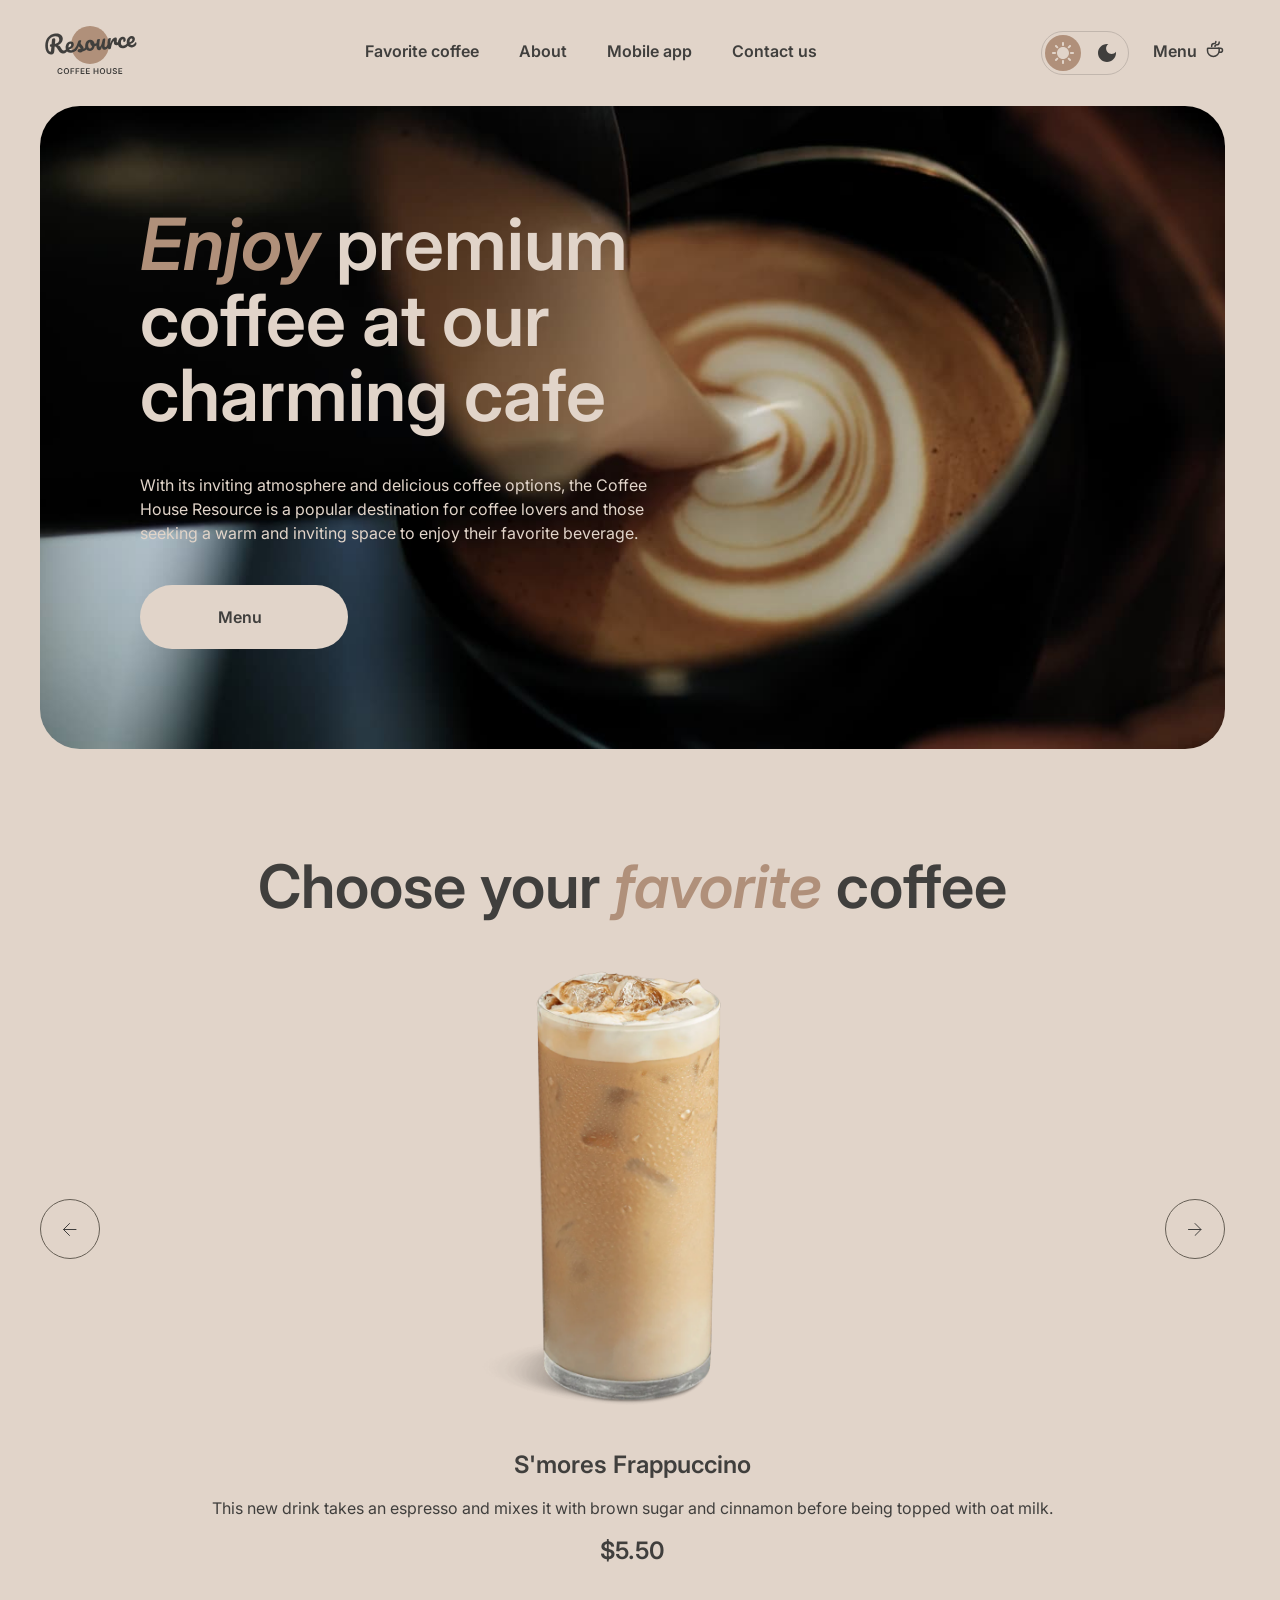
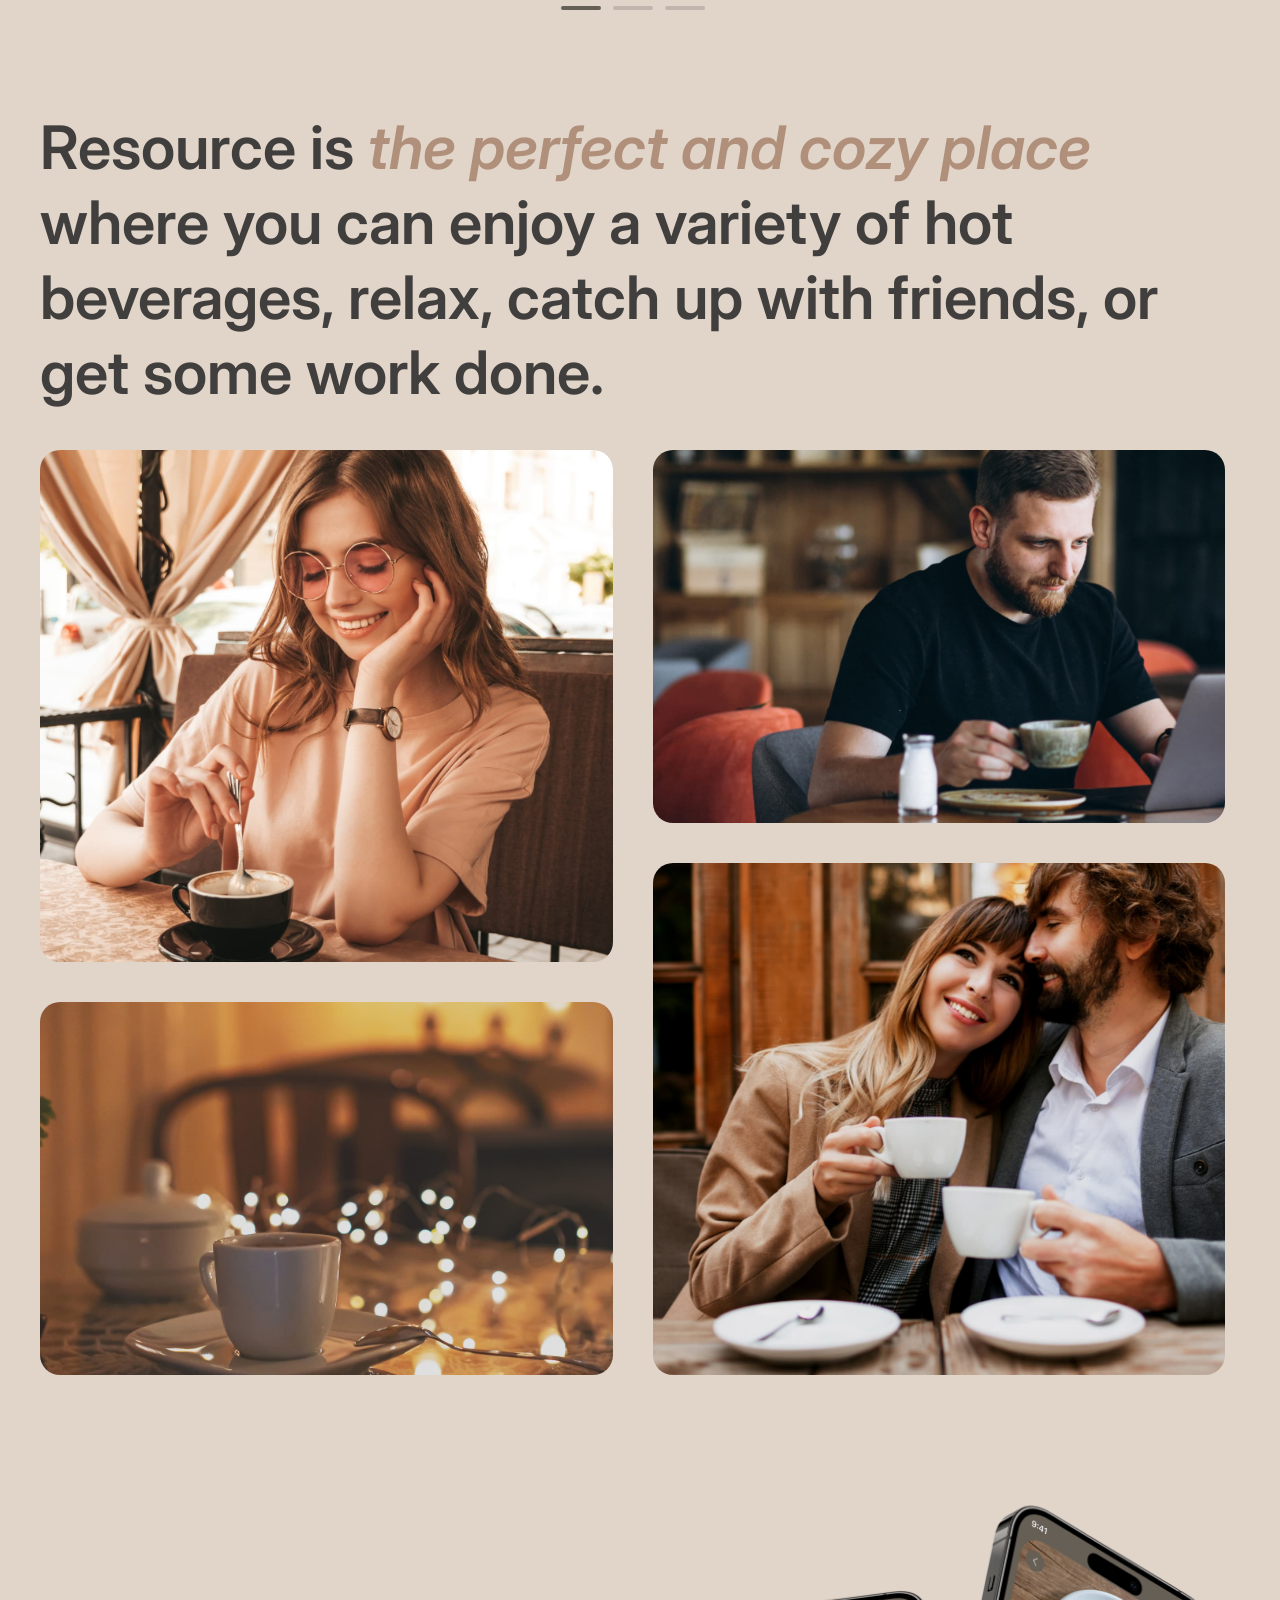
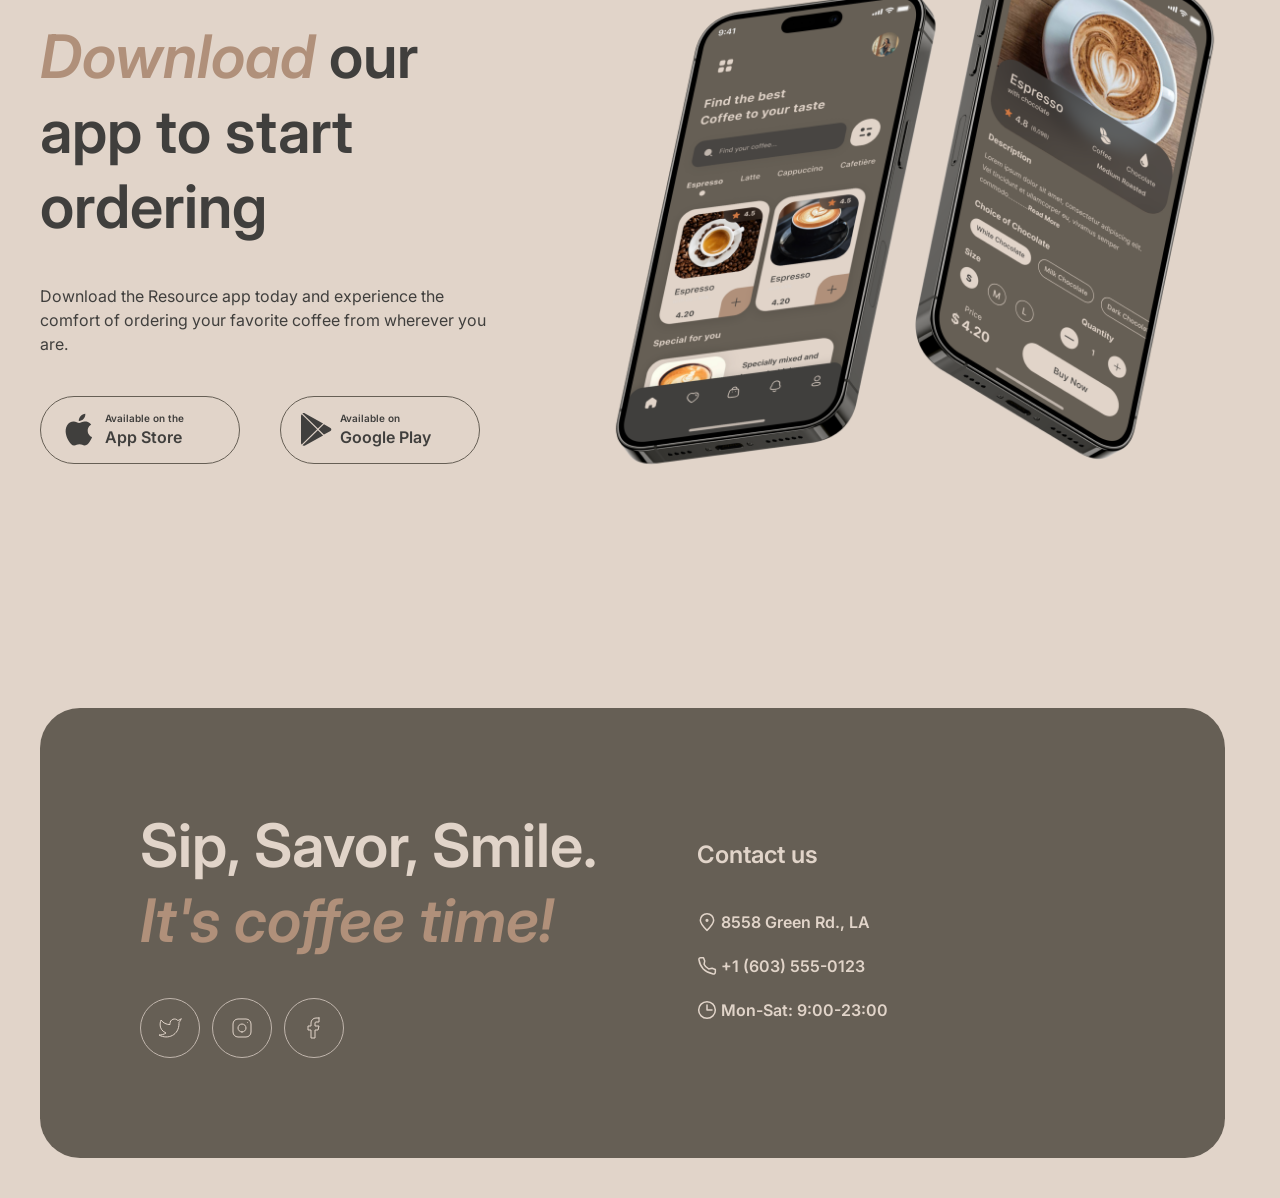
<file: index.html>
<!DOCTYPE html>
<html lang="en">
<head>
    <meta charset="UTF-8">
    <meta name="viewport" content="width=device-width, initial-scale=1.0">
    <title>Coffee House</title>
    <link rel="stylesheet" href="css/themes.css">
    <link rel="stylesheet" href="css/styles.css">
    <link rel="preconnect" href="https://fonts.googleapis.com">
    <link rel="preconnect" href="https://fonts.gstatic.com" crossorigin>
    <link href="https://fonts.googleapis.com/css2?family=Inter:ital,opsz,wght@0,14..32,100..900;1,14..32,100..900&display=swap" rel="stylesheet">
</head>
<body>
    <header class="header">
        <div class="container header-inner flex">
                <a href="index.html" class="header-logo">
                    <svg width="100" height="60" viewBox="0 0 100 60" fill="none" xmlns="http://www.w3.org/2000/svg">
                        <path d="M69 25C69 35.4934 60.4934 44 50 44C39.5066 44 31 35.4934 31 25C31 14.5066 39.5066 6 50 6C60.4934 6 69 14.5066 69 25Z" fill="#B0907A"/>
                        <path d="M95.6784 22.2913C95.8856 22.2732 96.0534 22.3548 96.1817 22.5364C96.326 22.7165 96.4127 22.9739 96.442 23.3086C96.4922 23.8824 96.4 24.3884 96.1652 24.8265C95.7789 25.5509 95.2359 26.1365 94.5362 26.5832C93.8524 27.0285 93.0084 27.295 92.0042 27.3829C90.4741 27.5168 89.2469 27.1664 88.3226 26.3318C87.3969 25.4812 86.8658 24.2749 86.7291 22.7129C86.6329 21.6131 86.7748 20.5727 87.1547 19.5919C87.5333 18.5951 88.1046 17.7822 88.8687 17.1532C89.6487 16.5229 90.5568 16.1623 91.5928 16.0717C92.5173 15.9908 93.2829 16.2049 93.8895 16.714C94.4948 17.2071 94.8386 17.9239 94.9209 18.8643C95.0171 19.9641 94.7016 20.9473 93.9743 21.814C93.2617 22.6633 91.9772 23.4021 90.1208 24.0303C90.5675 24.73 91.2451 25.0401 92.1537 24.9606C92.8072 24.9035 93.3279 24.7053 93.7158 24.3662C94.1197 24.0257 94.5692 23.4725 95.0643 22.7064C95.2346 22.4506 95.4393 22.3122 95.6784 22.2913ZM91.3914 18.4503C90.8016 18.5019 90.3295 18.8885 89.9751 19.6102C89.6365 20.3304 89.5098 21.1767 89.5949 22.149L89.5991 22.1968C90.5199 21.8914 91.2318 21.4918 91.7347 20.9981C92.2376 20.5044 92.4632 19.9626 92.4117 19.3729C92.3852 19.0701 92.2766 18.8386 92.0859 18.6786C91.9098 18.5013 91.6783 18.4252 91.3914 18.4503Z" fill="currentColor"/>
                        <path d="M83.2976 28.1446C81.7356 28.2813 80.4779 27.9497 79.5245 27.1497C78.5857 26.3324 78.0529 25.1985 77.926 23.7481C77.813 22.457 77.969 21.303 78.394 20.2861C78.819 19.2692 79.4149 18.4622 80.1818 17.8651C80.9487 17.268 81.7784 16.9304 82.671 16.8523C83.5477 16.7756 84.2481 16.9793 84.7723 17.4635C85.311 17.9303 85.6159 18.5702 85.6871 19.383C85.7456 20.0525 85.6437 20.6316 85.3813 21.1203C85.1348 21.6076 84.7725 21.8722 84.2944 21.9141C83.9915 21.9406 83.7382 21.8904 83.5344 21.7637C83.3465 21.6356 83.2414 21.444 83.2191 21.189C83.2093 21.0774 83.2141 20.9485 83.2334 20.8023C83.2527 20.6561 83.2676 20.5504 83.278 20.4852C83.3367 20.2392 83.357 20.0125 83.3389 19.8053C83.3208 19.5981 83.2511 19.4436 83.1297 19.3418C83.0243 19.2386 82.876 19.1953 82.6847 19.2121C82.3181 19.2441 81.9901 19.4415 81.7006 19.8041C81.4097 20.1508 81.193 20.6114 81.0506 21.186C80.9081 21.7606 80.8661 22.3826 80.9247 23.0521C81.0865 24.901 81.9723 25.7551 83.5821 25.6142C84.2356 25.557 84.9181 25.2805 85.6296 24.7846C86.3556 24.2714 87.0469 23.5444 87.7034 22.6036C87.8752 22.3637 88.0806 22.2333 88.3197 22.2124C88.5269 22.1942 88.6946 22.2759 88.8229 22.4574C88.9672 22.6375 89.054 22.895 89.0832 23.2297C89.1362 23.8354 89.028 24.3427 88.7587 24.7518C88.0904 25.7418 87.2526 26.5378 86.2452 27.1399C85.2524 27.7247 84.2699 28.0596 83.2976 28.1446Z" fill="currentColor"/>
                        <path d="M69.549 29.3476C68.9433 29.4006 68.485 29.1195 68.1742 28.5042C67.8794 27.8876 67.6706 26.8779 67.5479 25.4753C67.3666 23.4032 67.4892 21.4089 67.9158 19.4924C68.0188 19.0177 68.2207 18.6627 68.5213 18.4276C68.8365 18.1752 69.289 18.0232 69.8787 17.9716C70.1975 17.9437 70.4242 17.964 70.5586 18.0326C70.6931 18.1011 70.7701 18.2469 70.7897 18.4701C70.812 18.7251 70.7426 19.3094 70.5816 20.2229C70.478 20.8744 70.3993 21.4434 70.3455 21.93C70.2917 22.4165 70.2636 23.0132 70.2612 23.7201C70.6673 22.3033 71.1594 21.136 71.7376 20.2181C72.3158 19.3002 72.8997 18.6308 73.4892 18.2098C74.0947 17.7874 74.6605 17.5532 75.1865 17.5072C76.2225 17.4166 76.7858 17.8893 76.8765 18.9253C76.8946 19.1325 76.8668 19.6409 76.7931 20.4504C76.7214 21.0991 76.6925 21.5032 76.7064 21.6626C76.7552 22.2204 76.9789 22.4819 77.3773 22.4471C77.8236 22.408 78.3668 22.0072 79.0067 21.2445C79.1958 21.0191 79.4019 20.8967 79.6251 20.8772C79.8323 20.8591 80 20.9408 80.1283 21.1223C80.2712 21.2864 80.3559 21.5199 80.3824 21.8228C80.434 22.4125 80.315 22.8887 80.0255 23.2513C79.6197 23.7526 79.1285 24.1971 78.5521 24.5848C77.9903 24.9552 77.3746 25.1697 76.7052 25.2282C75.8604 25.3021 75.196 25.1434 74.7121 24.7521C74.2441 24.3594 73.978 23.7965 73.9139 23.0633C73.8929 22.8242 73.8959 22.583 73.9228 22.3397C73.9268 22.0182 73.9239 21.8016 73.9142 21.69C73.8919 21.435 73.793 21.3151 73.6177 21.3305C73.3786 21.3514 73.0836 21.6503 72.7325 22.2271C72.396 22.7865 72.0748 23.5213 71.7689 24.4314C71.4631 25.3415 71.2332 26.2932 71.0791 27.2864C70.9694 28.0509 70.8068 28.5791 70.5914 28.8709C70.3906 29.1455 70.0431 29.3044 69.549 29.3476Z" fill="currentColor"/>
                        <path d="M59.2462 30.2488C58.5289 30.3116 57.9106 30.0364 57.3912 29.4233C56.8863 28.7929 56.5906 27.9836 56.5042 26.9954C56.3996 25.8 56.3838 24.7012 56.4567 23.699C56.5282 22.6809 56.6985 21.5979 56.9675 20.4501C57.085 19.958 57.2782 19.5958 57.547 19.3635C57.8157 19.1312 58.2609 18.9878 58.8826 18.9334C59.2332 18.9028 59.4772 18.9376 59.6145 19.038C59.7677 19.1371 59.8541 19.2981 59.8736 19.5213C59.8847 19.6488 59.8347 20.0868 59.7235 20.8354C59.6157 21.4391 59.5349 21.9842 59.4811 22.4707C59.3088 24.1722 59.247 25.3019 59.2958 25.8598C59.3251 26.1945 59.3859 26.4301 59.4781 26.5666C59.569 26.6871 59.7021 26.7397 59.8774 26.7244C60.1165 26.7035 60.3904 26.4386 60.6993 25.9297C61.024 25.4195 61.3431 24.6608 61.6565 23.6536C61.9859 22.6451 62.2798 21.4148 62.5382 19.9627C62.6239 19.4734 62.7852 19.114 63.0221 18.8845C63.2749 18.6535 63.6643 18.5151 64.1903 18.4691C64.5569 18.437 64.8161 18.4625 64.9679 18.5456C65.1184 18.6127 65.204 18.7658 65.2249 19.0049C65.2598 19.4034 65.1561 20.5127 64.9138 22.3327C64.646 24.412 64.533 25.6907 64.5748 26.1688C64.6013 26.4717 64.686 26.7052 64.8289 26.8694C64.9703 27.0176 65.1447 27.0827 65.3519 27.0645C65.6706 27.0366 66.0285 26.8126 66.4254 26.3924C66.8368 25.9549 67.3708 25.2657 68.0273 24.3249C68.199 24.0851 68.4044 23.9547 68.6435 23.9337C68.8507 23.9156 69.0185 23.9973 69.1468 24.1788C69.291 24.3589 69.3778 24.6163 69.4071 24.9511C69.4629 25.5886 69.3547 26.096 69.0825 26.4731C68.471 27.3779 67.7905 28.1361 67.041 28.7477C66.3074 29.358 65.4385 29.707 64.4343 29.7949C63.6693 29.8618 63.0776 29.6165 62.6594 29.0588C62.2572 28.4997 62.0093 27.6862 61.9159 26.6183C61.7398 27.7259 61.4065 28.5982 60.9162 29.2354C60.4245 29.8566 59.8678 30.1944 59.2462 30.2488Z" fill="currentColor"/>
                        <path d="M57.5606 22.8796C57.7678 22.8614 57.9362 22.9511 58.0659 23.1485C58.1956 23.346 58.2744 23.6041 58.3023 23.9229C58.3692 24.688 58.1779 25.1625 57.7282 25.3463C56.8011 25.7647 55.7659 26.048 54.6225 26.1963C54.4367 27.5616 53.9332 28.6898 53.1117 29.5808C52.2888 30.4559 51.3115 30.9429 50.1799 31.0419C49.2235 31.1256 48.3824 30.9663 47.6566 30.564C46.9467 30.1603 46.383 29.5913 45.9654 28.8569C45.5478 28.1225 45.3 27.309 45.2219 26.4164C45.1159 25.205 45.2529 24.1089 45.6328 23.1281C46.0114 22.1313 46.5841 21.3343 47.351 20.7372C48.1165 20.1242 48.9933 19.7744 49.9816 19.688C51.1929 19.582 52.2022 19.9193 53.0093 20.6999C53.8309 21.4632 54.3592 22.453 54.5941 23.6691C55.339 23.5558 56.2177 23.3183 57.23 22.9567C57.3547 22.9136 57.4649 22.8879 57.5606 22.8796ZM50.1494 28.4908C50.6595 28.4462 51.0797 28.2007 51.41 27.7542C51.7563 27.3063 51.959 26.6863 52.0182 25.8941C51.4948 25.6026 51.0739 25.1977 50.7555 24.6795C50.4531 24.1599 50.2754 23.5972 50.2224 22.9916C50.2001 22.7365 50.2017 22.4794 50.2272 22.2202L50.1076 22.2307C49.4701 22.2864 48.9633 22.644 48.5873 23.3032C48.2259 23.9452 48.094 24.824 48.1916 25.9398C48.2683 26.8164 48.4942 27.4712 48.8694 27.9042C49.2605 28.3357 49.6872 28.5313 50.1494 28.4908Z" fill="currentColor"/>
                        <path d="M40.3103 32.4354C39.4815 32.508 38.8272 32.3725 38.3474 32.029C37.8836 31.6841 37.6307 31.2726 37.5889 30.7944C37.5527 30.38 37.6727 30.0081 37.9491 29.6787C38.2254 29.3494 38.6584 29.1589 39.2482 29.1073C39.4554 29.0892 39.6966 29.0922 39.9717 29.1163C40.2614 29.1231 40.4787 29.1282 40.6235 29.1316C40.5713 28.7185 40.4415 28.3364 40.2341 27.9851C40.0427 27.6325 39.8048 27.3 39.5205 26.9876C39.2348 26.6592 38.9692 26.3773 38.7237 26.1418C38.3119 27.1254 37.8861 27.9497 37.4464 28.6145C37.0226 29.278 36.5482 29.9137 36.0232 30.5218C35.7614 30.8338 35.4711 31.0038 35.1523 31.0316C34.8973 31.054 34.6824 30.9844 34.5077 30.823C34.3316 30.6457 34.2316 30.4216 34.2079 30.1506C34.1801 29.8318 34.2658 29.5272 34.4653 29.2367L34.7426 28.827C35.5244 27.6664 36.1078 26.7159 36.4928 25.9756C36.7233 25.4896 36.9884 24.8481 37.288 24.0509C37.5863 23.2379 37.8745 22.4016 38.1527 21.542C38.3942 20.8142 38.9931 20.4085 39.9494 20.3248C40.3957 20.2858 40.71 20.2984 40.8923 20.3628C41.0746 20.4271 41.1734 20.547 41.1888 20.7223C41.1971 20.8179 41.1785 20.9722 41.1329 21.1849C41.0873 21.3977 41.0177 21.6126 40.9243 21.8296C40.6876 22.4285 40.5867 22.9272 40.6215 23.3257C40.6424 23.5647 40.7451 23.8208 40.9296 24.0937C41.1301 24.3653 41.4244 24.7009 41.8127 25.1006C42.3814 25.7254 42.8141 26.2657 43.111 26.7216C43.4224 27.1601 43.6025 27.6583 43.6513 28.2162C43.6652 28.3756 43.6688 28.6001 43.662 28.8898C44.4166 28.5187 45.2626 27.6335 46.2003 26.2345C46.372 25.9946 46.5774 25.8642 46.8165 25.8433C47.0237 25.8252 47.1915 25.9069 47.3198 26.0884C47.464 26.2685 47.5508 26.5259 47.5801 26.8606C47.6331 27.4663 47.5249 27.9737 47.2555 28.3827C46.545 29.4407 45.8392 30.185 45.1381 30.6158C44.4515 31.0292 43.5756 31.2985 42.5105 31.4238C41.9204 32.0215 41.187 32.3587 40.3103 32.4354Z" fill="currentColor"/>
                        <path d="M36.6161 26.7357C36.8233 26.7175 36.9911 26.7992 37.1194 26.9807C37.2636 27.1608 37.3504 27.4183 37.3797 27.753C37.4355 28.3905 37.3273 28.8979 37.0551 29.2751C36.5281 30.0439 35.7492 30.7786 34.7183 31.4791C33.7034 32.1782 32.5823 32.5815 31.355 32.6888C29.6814 32.8353 28.3426 32.4947 27.3386 31.667C26.3347 30.8394 25.7637 29.6365 25.6256 28.0586C25.5294 26.9588 25.6713 25.9185 26.0512 24.9376C26.4298 23.9408 27.0011 23.1279 27.7652 22.4989C28.5452 21.8686 29.4533 21.508 30.4893 21.4174C31.4138 21.3365 32.1793 21.5506 32.786 22.0597C33.3913 22.5528 33.7351 23.2696 33.8173 24.21C33.9136 25.3098 33.5981 26.293 32.8708 27.1597C32.1581 28.009 30.8816 28.7471 29.0412 29.3739C29.5039 30.0722 30.293 30.3726 31.4088 30.275C32.126 30.2122 32.9173 29.894 33.7826 29.3204C34.6625 28.7295 35.4016 27.9983 35.9999 27.1269C36.1716 26.887 36.377 26.7566 36.6161 26.7357ZM30.2878 23.796C29.6981 23.8476 29.226 24.2342 28.8715 24.9559C28.533 25.6761 28.4063 26.5224 28.4914 27.4947L28.4955 27.5425C29.4164 27.2371 30.1283 26.8375 30.6312 26.3438C31.1341 25.8501 31.3597 25.3083 31.3081 24.7186C31.2816 24.4158 31.1731 24.1843 30.9824 24.0243C30.8063 23.847 30.5747 23.7709 30.2878 23.796Z" fill="currentColor"/>
                        <path d="M27.6906 27.5167C27.8978 27.4986 28.0656 27.5803 28.1939 27.7618C28.3382 27.9419 28.4249 28.1993 28.4542 28.5341C28.5086 29.1557 28.4004 29.6631 28.1296 30.0561C27.4454 31.0476 26.7351 31.8324 25.9987 32.4108C25.261 32.9733 24.3581 33.3012 23.2902 33.3946C22.2541 33.4853 21.3451 33.2837 20.5631 32.79C19.797 32.2949 19.028 31.3985 18.256 30.1009C17.6351 29.063 17.151 28.3023 16.8035 27.8188C16.4547 27.3193 16.119 26.9712 15.7967 26.7745C15.4903 26.5765 15.1198 26.4724 14.6852 26.4622C14.6508 26.8025 14.5595 27.8705 14.4114 29.6663C14.3537 30.4744 14.3165 30.9675 14.3 31.1456C14.2256 32.1319 13.9724 32.9089 13.5402 33.4767C13.1067 34.0286 12.4038 34.3471 11.4315 34.4321C10.3636 34.5256 9.38799 34.2977 8.50477 33.7486C7.63609 33.1822 6.9298 32.3606 6.38589 31.2839C5.84059 30.1913 5.50518 28.9277 5.37968 27.4932C5.1454 24.8154 5.40544 22.4638 6.15978 20.4383C6.93006 18.4115 8.10738 16.8148 9.69174 15.6483C11.2906 14.4644 13.1899 13.7763 15.3895 13.5838C16.9196 13.45 18.223 13.5688 19.2994 13.9404C20.3759 14.312 21.1968 14.8826 21.762 15.6523C22.3432 16.4206 22.6784 17.3148 22.7676 18.3349C22.8457 19.2275 22.7073 20.1229 22.3522 21.0213C22.0117 21.9023 21.4476 22.7066 20.66 23.434C19.8724 24.1614 18.8869 24.7375 17.7034 25.1622C18.4866 25.3025 19.1057 25.5856 19.5605 26.0116C20.0154 26.4376 20.4891 27.0787 20.9816 27.9351C21.5115 28.8524 22.0112 29.5153 22.4806 29.924C22.966 30.3312 23.4955 30.5098 24.0693 30.4596C24.5794 30.4149 25.0509 30.205 25.4838 29.8299C25.9154 29.4388 26.4456 28.7981 27.0744 27.9079C27.2461 27.6681 27.4515 27.5377 27.6906 27.5167ZM11.3837 26.727C10.8418 26.7744 10.4561 26.6797 10.2266 26.4428C10.013 26.2045 9.89225 25.9259 9.86436 25.6071C9.8309 25.2246 9.92394 24.9113 10.1435 24.6672C10.379 24.4218 10.6562 24.2851 10.9749 24.2572L11.5727 24.2049C11.691 22.6206 11.8123 21.2528 11.9364 20.1016C12.053 19.0474 12.6771 18.4708 13.8088 18.3718C14.7173 18.2923 15.2071 18.659 15.2782 19.4719C15.2936 19.6473 15.2975 19.7835 15.2899 19.8805L14.9199 23.9121C15.7764 23.789 16.5393 23.5134 17.2085 23.0855C17.8937 22.6561 18.4149 22.0966 18.7722 21.4068C19.1454 20.7156 19.2957 19.9556 19.2232 19.1268C19.1353 18.1226 18.7236 17.3636 17.988 16.8498C17.2524 16.3359 16.2232 16.1369 14.9002 16.2526C13.3382 16.3893 12.0016 16.8997 10.8904 17.7839C9.79381 18.6508 8.98568 19.8779 8.46605 21.4653C7.94503 23.0366 7.78003 24.9142 7.97108 27.0978C8.06033 28.1179 8.24063 28.9855 8.51198 29.7006C8.78334 30.4157 9.08648 30.9432 9.42139 31.2834C9.75631 31.6235 10.0592 31.7817 10.3302 31.7579C10.5374 31.7398 10.6957 31.6216 10.8051 31.4032C10.9304 31.1834 11.0127 30.839 11.052 30.3698L11.3837 26.727Z" fill="currentColor"/>
                        <path d="M78.4023 54.0001V48.1819H82.1864V49.0654H79.4563V50.645H81.9904V51.5285H79.4563V53.1165H82.2092V54.0001H78.4023Z" fill="currentColor"/>
                        <path d="M75.9698 49.7813C75.9433 49.5332 75.8316 49.34 75.6346 49.2017C75.4395 49.0635 75.1857 48.9943 74.8732 48.9943C74.6535 48.9943 74.4651 49.0275 74.3079 49.0938C74.1507 49.1601 74.0304 49.25 73.9471 49.3637C73.8638 49.4773 73.8211 49.607 73.8192 49.7529C73.8192 49.8741 73.8467 49.9792 73.9016 50.0682C73.9585 50.1572 74.0352 50.233 74.1317 50.2955C74.2283 50.3561 74.3353 50.4072 74.4528 50.4489C74.5702 50.4906 74.6886 50.5256 74.8079 50.554L75.3533 50.6904C75.573 50.7415 75.7842 50.8106 75.9869 50.8977C76.1914 50.9849 76.3742 51.0947 76.5352 51.2273C76.698 51.3599 76.8268 51.5199 76.9215 51.7074C77.0162 51.8949 77.0636 52.1146 77.0636 52.3665C77.0636 52.7074 76.9764 53.0076 76.8022 53.2671C76.628 53.5246 76.3761 53.7263 76.0465 53.8722C75.7189 54.0161 75.3221 54.0881 74.8562 54.0881C74.4035 54.0881 74.0105 54.018 73.6772 53.8779C73.3458 53.7377 73.0863 53.5332 72.8988 53.2642C72.7132 52.9953 72.6128 52.6676 72.5977 52.2813H73.6346C73.6497 52.4839 73.7122 52.6525 73.8221 52.787C73.9319 52.9214 74.0749 53.0218 74.2511 53.0881C74.4291 53.1544 74.628 53.1875 74.8477 53.1875C75.0768 53.1875 75.2776 53.1534 75.4499 53.0852C75.6242 53.0152 75.7605 52.9186 75.859 52.7955C75.9575 52.6705 76.0077 52.5246 76.0096 52.358C76.0077 52.2065 75.9632 52.0815 75.8761 51.983C75.7889 51.8826 75.6668 51.7993 75.5096 51.733C75.3543 51.6648 75.1725 51.6042 74.9641 51.5512L74.3022 51.3807C73.823 51.2576 73.4442 51.071 73.1658 50.821C72.8893 50.5692 72.7511 50.2349 72.7511 49.8182C72.7511 49.4754 72.8439 49.1752 73.0295 48.9176C73.217 48.6601 73.4717 48.4602 73.7937 48.3182C74.1156 48.1743 74.4802 48.1023 74.8874 48.1023C75.3003 48.1023 75.6621 48.1743 75.9727 48.3182C76.2852 48.4602 76.5304 48.6582 76.7085 48.912C76.8865 49.1638 76.9783 49.4536 76.984 49.7813H75.9698Z" fill="currentColor"/>
                        <path d="M70.2086 48.1819H71.2626V51.983C71.2626 52.3997 71.1641 52.7662 70.9672 53.0825C70.7721 53.3987 70.4975 53.6459 70.1433 53.8239C69.7891 54.0001 69.3753 54.0881 68.9018 54.0881C68.4264 54.0881 68.0117 54.0001 67.6575 53.8239C67.3033 53.6459 67.0287 53.3987 66.8336 53.0825C66.6386 52.7662 66.541 52.3997 66.541 51.983V48.1819H67.595V51.895C67.595 52.1374 67.648 52.3533 67.7541 52.5427C67.862 52.7321 68.0136 52.8807 68.2086 52.9887C68.4037 53.0948 68.6348 53.1478 68.9018 53.1478C69.1689 53.1478 69.3999 53.0948 69.595 52.9887C69.792 52.8807 69.9435 52.7321 70.0495 52.5427C70.1556 52.3533 70.2086 52.1374 70.2086 51.895V48.1819Z" fill="currentColor"/>
                        <path d="M65.1435 51.0909C65.1435 51.7178 65.026 52.2548 64.7912 52.7017C64.5582 53.1468 64.2401 53.4877 63.8366 53.7245C63.4351 53.9612 62.9796 54.0796 62.4702 54.0796C61.9607 54.0796 61.5043 53.9612 61.1009 53.7245C60.6993 53.4858 60.3812 53.144 60.1463 52.6989C59.9134 52.2519 59.7969 51.7159 59.7969 51.0909C59.7969 50.464 59.9134 49.9281 60.1463 49.483C60.3812 49.036 60.6993 48.6942 61.1009 48.4574C61.5043 48.2207 61.9607 48.1023 62.4702 48.1023C62.9796 48.1023 63.4351 48.2207 63.8366 48.4574C64.2401 48.6942 64.5582 49.036 64.7912 49.483C65.026 49.9281 65.1435 50.464 65.1435 51.0909ZM64.0838 51.0909C64.0838 50.6496 64.0147 50.2775 63.8764 49.9745C63.7401 49.6695 63.5507 49.4394 63.3082 49.2841C63.0658 49.1269 62.7865 49.0483 62.4702 49.0483C62.1539 49.0483 61.8745 49.1269 61.6321 49.2841C61.3897 49.4394 61.1993 49.6695 61.0611 49.9745C60.9247 50.2775 60.8565 50.6496 60.8565 51.0909C60.8565 51.5322 60.9247 51.9053 61.0611 52.2102C61.1993 52.5133 61.3897 52.7434 61.6321 52.9006C61.8745 53.0559 62.1539 53.1335 62.4702 53.1335C62.7865 53.1335 63.0658 53.0559 63.3082 52.9006C63.5507 52.7434 63.7401 52.5133 63.8764 52.2102C64.0147 51.9053 64.0838 51.5322 64.0838 51.0909Z" fill="currentColor"/>
                        <path d="M53.5918 54.0001V48.1819H54.6458V50.645H57.3418V48.1819H58.3986V54.0001H57.3418V51.5285H54.6458V54.0001H53.5918Z" fill="currentColor"/>
                        <path d="M45.9492 54.0001V48.1819H49.7333V49.0654H47.0032V50.645H49.5373V51.5285H47.0032V53.1165H49.756V54.0001H45.9492Z" fill="currentColor"/>
                        <path d="M40.6895 54.0001V48.1819H44.4735V49.0654H41.7434V50.645H44.2775V51.5285H41.7434V53.1165H44.4963V54.0001H40.6895Z" fill="currentColor"/>
                        <path d="M35.6016 54.0001V48.1819H39.3288V49.0654H36.6555V50.645H39.0732V51.5285H36.6555V54.0001H35.6016Z" fill="currentColor"/>
                        <path d="M30.5137 54.0001V48.1819H34.2409V49.0654H31.5676V50.645H33.9853V51.5285H31.5676V54.0001H30.5137Z" fill="currentColor"/>
                        <path d="M29.1181 51.0909C29.1181 51.7178 29.0007 52.2548 28.7658 52.7017C28.5328 53.1468 28.2147 53.4877 27.8113 53.7245C27.4097 53.9612 26.9542 54.0796 26.4448 54.0796C25.9353 54.0796 25.4789 53.9612 25.0755 53.7245C24.6739 53.4858 24.3558 53.144 24.1209 52.6989C23.888 52.2519 23.7715 51.7159 23.7715 51.0909C23.7715 50.464 23.888 49.9281 24.1209 49.483C24.3558 49.036 24.6739 48.6942 25.0755 48.4574C25.4789 48.2207 25.9353 48.1023 26.4448 48.1023C26.9542 48.1023 27.4097 48.2207 27.8113 48.4574C28.2147 48.6942 28.5328 49.036 28.7658 49.483C29.0007 49.9281 29.1181 50.464 29.1181 51.0909ZM28.0584 51.0909C28.0584 50.6496 27.9893 50.2775 27.851 49.9745C27.7147 49.6695 27.5253 49.4394 27.2828 49.2841C27.0404 49.1269 26.7611 49.0483 26.4448 49.0483C26.1285 49.0483 25.8491 49.1269 25.6067 49.2841C25.3643 49.4394 25.1739 49.6695 25.0357 49.9745C24.8993 50.2775 24.8311 50.6496 24.8311 51.0909C24.8311 51.5322 24.8993 51.9053 25.0357 52.2102C25.1739 52.5133 25.3643 52.7434 25.6067 52.9006C25.8491 53.0559 26.1285 53.1335 26.4448 53.1335C26.7611 53.1335 27.0404 53.0559 27.2828 52.9006C27.5253 52.7434 27.7147 52.5133 27.851 52.2102C27.9893 51.9053 28.0584 51.5322 28.0584 51.0909Z" fill="currentColor"/>
                        <path d="M22.5536 50.1449H21.4911C21.4608 49.9707 21.4049 49.8163 21.3235 49.6818C21.2421 49.5455 21.1407 49.4299 21.0195 49.3352C20.8983 49.2406 20.7601 49.1695 20.6048 49.1222C20.4513 49.0729 20.2856 49.0483 20.1076 49.0483C19.7913 49.0483 19.511 49.1279 19.2667 49.287C19.0224 49.4442 18.8311 49.6752 18.6928 49.9801C18.5546 50.2832 18.4854 50.6534 18.4854 51.0909C18.4854 51.536 18.5546 51.911 18.6928 52.2159C18.833 52.519 19.0243 52.7481 19.2667 52.9034C19.511 53.0568 19.7904 53.1335 20.1048 53.1335C20.279 53.1335 20.4419 53.1108 20.5934 53.0654C20.7468 53.018 20.8841 52.9489 21.0053 52.858C21.1284 52.7671 21.2317 52.6553 21.315 52.5227C21.4002 52.3902 21.4589 52.2387 21.4911 52.0682L22.5536 52.0739C22.5138 52.3504 22.4277 52.6099 22.2951 52.8523C22.1644 53.0947 21.993 53.3087 21.7809 53.4943C21.5688 53.6781 21.3207 53.822 21.0366 53.9262C20.7525 54.0284 20.4371 54.0796 20.0906 54.0796C19.5792 54.0796 19.1228 53.9612 18.7212 53.7245C18.3197 53.4877 18.0034 53.1459 17.7724 52.6989C17.5413 52.2519 17.4258 51.7159 17.4258 51.0909C17.4258 50.464 17.5423 49.9281 17.7752 49.483C18.0082 49.036 18.3254 48.6942 18.7269 48.4574C19.1284 48.2207 19.583 48.1023 20.0906 48.1023C20.4144 48.1023 20.7156 48.1477 20.994 48.2387C21.2724 48.3296 21.5205 48.4631 21.7383 48.6392C21.9561 48.8135 22.1351 49.0275 22.2752 49.2813C22.4173 49.5332 22.5101 49.821 22.5536 50.1449Z" fill="currentColor"/>
                    </svg>
                </a>
                <nav class="header-nav">
                    <ul class="nav-list flex">
                        <li class="link"><a href="#favorite">Favorite coffee</a></li>
                        <li class="link"><a href="#about">About</a></li>
                        <li class="link"><a href="#mobile-app">Mobile app</a></li>
                        <li class="link"><a href="#contacts">Contact us</a></li>
                    </ul>
                </nav>
                <div class="header-right-inner flex">
                <button class="theme-switch flex">
                    <span class="theme-switch-icon theme-switch-icon-sun flex">
                        <svg width="22" height="22" viewBox="0 0 22 22" fill="none" xmlns="http://www.w3.org/2000/svg">
                            <path d="M10 3V1C10 0.45 10.45 0 11 0C11.55 0 12 0.45 12 1V3C12 3.55 11.55 4 11 4C10.45 4 10 3.55 10 3ZM17.36 6.05L18.77 4.63C19.16 4.24 19.16 3.61 18.77 3.22C18.38 2.83 17.75 2.83 17.36 3.22L15.95 4.64C15.56 5.03 15.56 5.66 15.95 6.05C16.34 6.44 16.97 6.44 17.36 6.05ZM21 10H19C18.45 10 18 10.45 18 11C18 11.55 18.45 12 19 12H21C21.55 12 22 11.55 22 11C22 10.45 21.55 10 21 10ZM11 18C10.45 18 10 18.45 10 19V21C10 21.55 10.45 22 11 22C11.55 22 12 21.55 12 21V19C12 18.45 11.55 18 11 18ZM4.64 6.05L3.22 4.64C2.83 4.25 2.83 3.61 3.22 3.23C3.61 2.85 4.25 2.84 4.63 3.23L6.04 4.64C6.43 5.03 6.43 5.67 6.04 6.05C5.65 6.43 5.02 6.44 4.64 6.05ZM15.95 15.95C15.56 16.34 15.56 16.98 15.95 17.36L17.36 18.77C17.75 19.16 18.39 19.16 18.77 18.77C19.16 18.38 19.16 17.74 18.77 17.36L17.36 15.95C16.98 15.56 16.34 15.56 15.95 15.95ZM1 12H3C3.55 12 4 11.55 4 11C4 10.45 3.55 10 3 10H1C0.45 10 0 10.45 0 11C0 11.55 0.45 12 1 12ZM4.64 18.78L6.05 17.37C6.44 16.98 6.44 16.34 6.05 15.96C5.66 15.58 5.02 15.57 4.64 15.96L3.23 17.37C2.84 17.76 2.84 18.4 3.23 18.78C3.61 19.17 4.25 19.17 4.64 18.78ZM11 5C7.69 5 5 7.69 5 11C5 14.31 7.69 17 11 17C14.31 17 17 14.31 17 11C17 7.69 14.31 5 11 5Z" fill="#E1D4C9"/>
                        </svg>
                    </span>
                    <span class="theme-switch-icon theme-switch-icon-moon flex">
                        <svg width="18" height="18" viewBox="0 0 18 18" fill="none" xmlns="http://www.w3.org/2000/svg">
                            <path d="M9 0C4.03 0 0 4.03 0 9C0 13.97 4.03 18 9 18C13.97 18 18 13.97 18 9C18 8.54 17.96 8.08 17.9 7.64C16.92 9.01 15.32 9.9 13.5 9.9C10.52 9.9 8.1 7.48 8.1 4.5C8.1 2.69 8.99 1.08 10.36 0.0999999C9.92 0.0399999 9.46 0 9 0Z" fill="currentColor"/>
                        </svg>
                    </span>
                </button>
                <a href="catalog.html" class="header-menu-link menu-link link flex">
                    <span class="menu-link-text">Menu</span>
                    <svg width="20" height="20" viewBox="0 0 20 20" fill="none" xmlns="http://www.w3.org/2000/svg">
                        <path d="M14.167 9.76667V11.6667C14.167 14.8883 11.5553 17.5 8.33366 17.5C5.112 17.5 2.50033 14.8883 2.50033 11.6667V9.76667C2.50033 9.4353 2.76896 9.16667 3.10033 9.16667H13.567C13.8984 9.16667 14.167 9.4353 14.167 9.76667Z" stroke="currentColor" stroke-width="1.5" stroke-linecap="round" stroke-linejoin="round"/>
                        <path d="M10.0003 7.50008C10.0003 6.66675 10.5956 5.83341 11.786 5.83341C13.101 5.83341 14.167 4.76743 14.167 3.45246V2.91675" stroke="currentColor" stroke-width="1.5" stroke-linecap="round" stroke-linejoin="round"/>
                        <path d="M6.66634 7.5V7.08333C6.66634 5.70262 7.78563 4.58333 9.16634 4.58333C10.0868 4.58333 10.833 3.83714 10.833 2.91667V2.5" stroke="currentColor" stroke-width="1.5" stroke-linecap="round" stroke-linejoin="round"/>
                        <path d="M13.333 9.16675H15.4163C16.5669 9.16675 17.4997 10.0995 17.4997 11.2501C17.4997 12.4007 16.5669 13.3334 15.4163 13.3334H14.1663" stroke="currentColor" stroke-width="1.5" stroke-linecap="round" stroke-linejoin="round"/>
                    </svg>
                </a>
                <button class="burger-btn">
                    <span class="burger-btn-line"></span>
                    <span class="burger-btn-line"></span>
                </button>
                </div>
        </div>
    </header>
    <div class="burger-menu flex">
        <nav class="header-nav-burger">
                    <ul class="nav-list-burger flex">
                        <li class="link"><a href="#favorite">Favorite coffee</a></li>
                        <li class="link"><a href="#about">About</a></li>
                        <li class="link"><a href="#mobile-app">Mobile app</a></li>
                        <li class="link"><a href="#contacts">Contact us</a></li>
                    </ul>
                </nav>
        <a href="catalog.html" class="burger-menu-link menu-link link flex">
                    <span class="menu-link-text">Menu</span>
                    <svg width="20" height="20" viewBox="0 0 20 20" fill="none" xmlns="http://www.w3.org/2000/svg">
                        <path d="M14.167 9.76667V11.6667C14.167 14.8883 11.5553 17.5 8.33366 17.5C5.112 17.5 2.50033 14.8883 2.50033 11.6667V9.76667C2.50033 9.4353 2.76896 9.16667 3.10033 9.16667H13.567C13.8984 9.16667 14.167 9.4353 14.167 9.76667Z" stroke="currentColor" stroke-width="1.5" stroke-linecap="round" stroke-linejoin="round"/>
                        <path d="M10.0003 7.50008C10.0003 6.66675 10.5956 5.83341 11.786 5.83341C13.101 5.83341 14.167 4.76743 14.167 3.45246V2.91675" stroke="currentColor" stroke-width="1.5" stroke-linecap="round" stroke-linejoin="round"/>
                        <path d="M6.66634 7.5V7.08333C6.66634 5.70262 7.78563 4.58333 9.16634 4.58333C10.0868 4.58333 10.833 3.83714 10.833 2.91667V2.5" stroke="currentColor" stroke-width="1.5" stroke-linecap="round" stroke-linejoin="round"/>
                        <path d="M13.333 9.16675H15.4163C16.5669 9.16675 17.4997 10.0995 17.4997 11.2501C17.4997 12.4007 16.5669 13.3334 15.4163 13.3334H14.1663" stroke="currentColor" stroke-width="1.5" stroke-linecap="round" stroke-linejoin="round"/>
                    </svg>
                </a>        
    </div>
    <main>
        <section class="hero">
            <div class="container">
                <div class="hero-inner">
                    <h1 class="hero-title max-width-hero">
                    <span class="accent">Enjoy</span> premium coffee at our charming cafe
                    </h1>
                    <p class="hero-text max-width-hero">
                    With its inviting atmosphere and delicious coffee options, the Coffee House Resource is a popular destination for coffee lovers and those seeking a warm and inviting space to enjoy their favorite beverage.
                    </p>
                    <a href="catalog.html" class="btn menu-link hero-menu-link flex">
                        <span class="">Menu</span>
                        <svg width="20" height="20" viewBox="0 0 20 20" fill="none" xmlns="http://www.w3.org/2000/svg">
                            <path d="M14.167 9.76667V11.6667C14.167 14.8883 11.5553 17.5 8.33366 17.5C5.112 17.5 2.50033 14.8883 2.50033 11.6667V9.76667C2.50033 9.4353 2.76896 9.16667 3.10033 9.16667H13.567C13.8984 9.16667 14.167 9.4353 14.167 9.76667Z" stroke="currentColor" stroke-width="1.5" stroke-linecap="round" stroke-linejoin="round"/>
                            <path d="M10.0003 7.50008C10.0003 6.66675 10.5956 5.83341 11.786 5.83341C13.101 5.83341 14.167 4.76743 14.167 3.45246V2.91675" stroke="currentColor" stroke-width="1.5" stroke-linecap="round" stroke-linejoin="round"/>
                            <path d="M6.66634 7.5V7.08333C6.66634 5.70262 7.78563 4.58333 9.16634 4.58333C10.0868 4.58333 10.833 3.83714 10.833 2.91667V2.5" stroke="currentColor" stroke-width="1.5" stroke-linecap="round" stroke-linejoin="round"/>
                            <path d="M13.333 9.16675H15.4163C16.5669 9.16675 17.4997 10.0995 17.4997 11.2501C17.4997 12.4007 16.5669 13.3334 15.4163 13.3334H14.1663" stroke="currentColor" stroke-width="1.5" stroke-linecap="round" stroke-linejoin="round"/>
                        </svg>
                    </a>
                </div>
            </div>
        </section>
        <section class="slider" id="favorite">
            <div class="container slider-inner">
                <h2 class="slider-title">
                    Choose your <span class="accent">favorite</span> coffee
                </h2>
                <div class="slider-viewport">
                    <div class="slider-track flex">
                        <article class="slider-slide">
                            <img src="img/slider/frappuccino.png" alt="S'mores Frappuccino" class="slider-slide__image">
                            <div class="slider-info flex">
                                <h3 class="slider-slide__title">S'mores Frappuccino</h3>
                                <p class="slider-slide__text">
                                This new drink takes an espresso and mixes it with brown sugar and cinnamon before being topped with oat milk.
                                </p>
                                <h3 class="slider-slide__price">$5.50</h3>
                            </div>
                        </article>
                        <article class="slider-slide">
                            <img src="img/slider/macchiato.png" alt="S'mores Frappuccino" class="slider-slide__image">
                            <div class="slider-info flex">
                                <h3 class="slider-slide__title">Caramel Macchiato</h3>
                                <p class="slider-slide__text">
                                Fragrant and unique classic espresso with rich caramel-peanut syrup, with cream under whipped thick foam.
                                </p>
                                <h3 class="slider-slide__price">$5.00</h3>
                            </div>
                        </article>
                        <article class="slider-slide">
                            <img src="img/slider/ice.png" alt="S'mores Frappuccino" class="slider-slide__image">
                            <div class="slider-info flex">
                                <h3 class="slider-slide__title">Ice coffee</h3>
                                <p class="slider-slide__text">
                                A popular summer drink that tones and invigorates. Prepared from coffee, milk and ice.
                                </p>
                                <h3 class="slider-slide__price">$4.50</h3>
                            </div>
                        </article>
                    </div>
                </div>
                <button class="slider-btn slider-btn-prev flex">
                    <svg width="14" height="13" viewBox="0 0 14 13" fill="none" xmlns="http://www.w3.org/2000/svg">
                        <path d="M13 6.5H0.5M6.5 12.5L0.5 6.5L6.5 0.5" stroke="currentColor" stroke-linecap="round" stroke-linejoin="round"/>
                    </svg>
                </button>
                <button class="slider-btn slider-btn-next flex">
                    <svg width="14" height="13" viewBox="0 0 14 13" fill="none" xmlns="http://www.w3.org/2000/svg">
                        <path d="M0.5 6.5H13M7 12.5L13 6.5L7 0.5" stroke="currentColor" stroke-linecap="round" stroke-linejoin="round"/>
                    </svg>
                </button>
                <div class="slider-dots flex">
                    <button class="slider-dot slider-dot-active"></button>
                    <button class="slider-dot"></button>
                    <button class="slider-dot"></button>
                </div>
            </div>
        </section>
        <section class="about" id="about">
            <div class="container about-inner">
                <h2 class="about-title">
                Resource is <span class="accent">the perfect and cozy place</span> where you can enjoy a variety of hot beverages, relax, catch up with friends, or get some work done.
                </h2>
                <div class="about-gallery">
                <div class="about-col">
                    <img src="img/about/about-1.jpg" alt="" class="about-img about-img-tall">
                    <img src="img/about/about-2.jpg" alt="" class="about-img about-img-short">
                </div>
                <div class="about-col">
                    <img src="img/about/about-3.jpg" alt="" class="about-img about-img-short">
                    <img src="img/about/about-4.jpg" alt="" class="about-img about-img-tall">
                </div>
                </div>
            </div>
        </section>
        <section class="app" id="mobile-app">
            <div class="container app-inner flex">
                <div class="app-content">
                    <h2 class="app-title">
                        <span class="accent">Download</span> our app to start ordering
                    </h2>
                    <p class="app-text">
                        Download the Resource app today and experience the comfort of ordering your favorite coffee from wherever you are.
                    </p>
                    <div class="app-buttons flex">
                        <a href="#" class="app-btn flex">
                            <svg width="36" height="36" viewBox="0 0 36 36" fill="none" xmlns="http://www.w3.org/2000/svg">
                                <path d="M26.7073 18.6307C26.6704 14.6324 30.065 12.6872 30.2203 12.5966C28.2977 9.86366 25.3178 9.49026 24.2707 9.46048C21.7679 9.20369 19.3403 10.9206 18.0654 10.9206C16.765 10.9206 14.8017 9.48529 12.6858 9.52747C9.96293 9.56841 7.41566 11.1055 6.0186 13.4923C3.13542 18.359 5.28572 25.5108 8.04802 29.4446C9.42981 31.3712 11.0444 33.5223 13.1578 33.4466C15.2254 33.3635 15.9978 32.1614 18.4929 32.1614C20.9651 32.1614 21.6903 33.4466 23.8457 33.3983C26.0647 33.3635 27.4618 31.463 28.7952 29.519C30.392 27.3108 31.0333 25.1362 31.0588 25.0245C31.0066 25.0071 26.7493 23.4229 26.7073 18.6307Z" fill="currentColor"/>
                                <path d="M22.6357 6.87268C23.7477 5.51675 24.5086 3.67205 24.2974 1.80005C22.6879 1.86952 20.675 2.88554 19.5159 4.21169C18.4903 5.38029 17.5742 7.29571 17.8109 9.097C19.6189 9.2285 21.4753 8.20752 22.6357 6.87268Z" fill="currentColor"/>
                            </svg>
                            <div>
                                <p class="caption">Available on the</p>
                                <p class="app-link-text">App Store</p>
                            </div>
                        </a>
                        <a href="#" class="app-btn flex">
                            <svg width="31" height="33" viewBox="0 0 31 33" fill="none" xmlns="http://www.w3.org/2000/svg">
                                <path d="M0.572202 1.40292C0.209755 1.77285 0 2.34879 0 3.09466V29.6994C0 30.4452 0.209755 31.0212 0.572202 31.3911L0.661658 31.4723L15.9523 16.5699V16.2181L0.661658 1.31571L0.572202 1.40292Z" fill="currentColor"/>
                                <path d="M22.894 21.5399L17.8027 16.57V16.2181L22.9001 11.2481L23.0143 11.3128L29.0509 14.6617C30.7737 15.6121 30.7737 17.176 29.0509 18.1324L23.0143 21.4753L22.894 21.5399V21.5399Z" fill="currentColor"/>
                                <path d="M22.0897 22.4007L16.8781 17.3195L1.49805 32.3166C2.07025 32.903 3.00336 32.9737 4.06448 32.3872L22.0897 22.4007" fill="currentColor"/>
                                <path d="M22.0897 10.3875L4.06448 0.400992C3.00336 -0.179462 2.07025 -0.108787 1.49805 0.477683L16.8781 15.4688L22.0897 10.3875Z" fill="currentColor"/>
                            </svg>
                            <div>
                                <p class="caption">Available on</p>
                                <p class="app-link-text">Google Play</p>
                            </div>
                        </a>
                    </div>
                </div>
                <div class="app-phones">
                    <img src="img/mobile-screens.png" alt="Мобильное приложение Coffee House" class="app-phones-img">
                </div>
            </div>
        </section>
    </main>
    <footer class="footer" id="contacts">
        <div class="container">
            <div class="footer-inner flex">
                <div class="footer-left">
                    <h2 class="footer-title">
                        Sip, Savor, Smile.<br>
                        <span class="accent">It's coffee time!</span>
                    </h2>
                    <ul class="footer-social flex">
                        <li>
                            <a href="https://twitter.com/" target="_blank" rel="noopener" class="footer-social-link flex">
                                <svg width="24" height="24" viewBox="0 0 24 24" fill="none" xmlns="http://www.w3.org/2000/svg">
                                    <path d="M23 3.01006C23 3.01006 20.9821 4.20217 19.86 4.54006C19.2577 3.84757 18.4573 3.35675 17.567 3.13398C16.6767 2.91122 15.7395 2.96725 14.8821 3.29451C14.0247 3.62177 13.2884 4.20446 12.773 4.96377C12.2575 5.72309 11.9877 6.62239 12 7.54006V8.54006C10.2426 8.58562 8.50127 8.19587 6.93101 7.4055C5.36074 6.61513 4.01032 5.44869 3 4.01006C3 4.01006 -1 13.0101 8 17.0101C5.94053 18.408 3.48716 19.109 1 19.0101C10 24.0101 21 19.0101 21 7.51006C20.9991 7.23151 20.9723 6.95365 20.92 6.68006C21.9406 5.67355 23 3.01006 23 3.01006Z" stroke="currentColor" stroke-linecap="round" stroke-linejoin="round"/>
                                </svg>
                            </a>
                        </li>
                        <li>
                            <a href="https://instagram.com/" target="_blank" rel="noopener" class="footer-social-link flex">
                                <svg width="24" height="24" viewBox="0 0 24 24" fill="none" xmlns="http://www.w3.org/2000/svg">
                                    <path d="M12 16C14.2091 16 16 14.2091 16 12C16 9.79086 14.2091 8 12 8C9.79086 8 8 9.79086 8 12C8 14.2091 9.79086 16 12 16Z" stroke="currentColor" stroke-linecap="round" stroke-linejoin="round"/>
                                    <path d="M3 16V8C3 5.23858 5.23858 3 8 3H16C18.7614 3 21 5.23858 21 8V16C21 18.7614 18.7614 21 16 21H8C5.23858 21 3 18.7614 3 16Z" stroke="currentColor"/>
                                    <path d="M17.5 6.51L17.51 6.49889" stroke="currentColor" stroke-linecap="round" stroke-linejoin="round"/>
                                </svg>
                            </a>
                        </li>
                        <li>
                            <a href="https://facebook.com/" target="_blank" rel="noopener" class="footer-social-link flex">
                                <svg width="24" height="24" viewBox="0 0 24 24" fill="none" xmlns="http://www.w3.org/2000/svg">
                                    <path d="M17 2H14C12.6739 2 11.4021 2.52678 10.4645 3.46447C9.52678 4.40215 9 5.67392 9 7V10H6V14H9V22H13V14H16L17 10H13V7C13 6.73478 13.1054 6.48043 13.2929 6.29289C13.4804 6.10536 13.7348 6 14 6H17V2Z" stroke="currentColor" stroke-linecap="round" stroke-linejoin="round"/>
                                </svg>
                            </a>
                        </li>
                    </ul>
                </div>
                <div class="footer-right flex">
                    <h3 class="footer-subtitle">Contact us</h3>

                    <ul class="footer-contacts flex">
                        <li>
                            <a href="https://maps.google.com/?q=8558+Green+Rd,+LA" target="_blank" rel="noopener" class="footer-contact flex link">
                                <svg width="20" height="20" viewBox="0 0 20 20" fill="none" xmlns="http://www.w3.org/2000/svg">
                                    <path d="M16.6663 8.33329C16.6663 12.0152 9.99967 18.3333 9.99967 18.3333C9.99967 18.3333 3.33301 12.0152 3.33301 8.33329C3.33301 4.65139 6.31778 1.66663 9.99967 1.66663C13.6816 1.66663 16.6663 4.65139 16.6663 8.33329Z" stroke="currentColor" stroke-width="1.5"/>
                                    <path d="M10.0003 9.16667C10.4606 9.16667 10.8337 8.79357 10.8337 8.33333C10.8337 7.8731 10.4606 7.5 10.0003 7.5C9.54009 7.5 9.16699 7.8731 9.16699 8.33333C9.16699 8.79357 9.54009 9.16667 10.0003 9.16667Z" fill="#E1D4C9" stroke="currentColor" stroke-width="1.5" stroke-linecap="round" stroke-linejoin="round"/>
                                </svg>
                                <span>8558 Green Rd., LA</span>
                            </a>
                        </li>
                        <li>
                            <a href="tel:+16035550123" class="footer-contact flex link">
                                <svg width="20" height="20" viewBox="0 0 20 20" fill="none" xmlns="http://www.w3.org/2000/svg">
                                    <path d="M15.0984 12.2516L11.6665 12.9166C9.34845 11.7531 7.91654 10.4166 7.08321 8.33329L7.72483 4.89154L6.51197 1.66663L3.72946 1.66663C2.60191 1.66663 1.71466 2.59958 1.90108 3.71161C2.29888 6.08454 3.37231 10.0391 6.24987 12.9166C9.27338 15.9401 13.5661 17.3318 16.1378 17.9288C17.299 18.1983 18.3332 17.2908 18.3332 16.0988L18.3332 13.4843L15.0984 12.2516Z" stroke="currentColor" stroke-width="1.5" stroke-linecap="round" stroke-linejoin="round"/>
                                </svg>
                                <span>+1 (603) 555-0123</span>
                            </a>
                        </li>
                        <li class="footer-contact flex link">
                            <svg width="20" height="20" viewBox="0 0 20 20" fill="none" xmlns="http://www.w3.org/2000/svg">
                                <g clip-path="url(#clip0_217_1736)">
                                <path d="M10 5L10 10L15 10" stroke="currentColor" stroke-width="1.5" stroke-linecap="round" stroke-linejoin="round"/>
                                <path d="M10.0003 18.3333C14.6027 18.3333 18.3337 14.6023 18.3337 9.99996C18.3337 5.39759 14.6027 1.66663 10.0003 1.66663C5.39795 1.66663 1.66699 5.39759 1.66699 9.99996C1.66699 14.6023 5.39795 18.3333 10.0003 18.3333Z" stroke="currentColor" stroke-width="1.5" stroke-linecap="round" stroke-linejoin="round"/>
                                </g>
                                <defs>
                                <clipPath id="clip0_217_1736">
                                <rect width="20" height="20" fill="white"/>
                                </clipPath>
                                </defs>
                            </svg>
                            <span>Mon-Sat: 9:00-23:00</span>
                        </li>
                    </ul>
                </div>
            </div>
        </div>
    </footer>
    <script src="js/theme.js"></script>
    <script src="js/burger-menu.js"></script>
    <script src="js/slider.js"></script>
</body>
</html>
</file>
<file: css/themes.css>
:root {
  --color-text-primary: #403F3D;
  --color-text-inverse: #E1D4C9;
  --color-accent: #B0907A;

  --color-bg-page: #E1D4C9;
  --color-bg-container: #665F55;
  --color-bg-overlay: rgba(64, 63, 61, 0.8);

  --color-border-primary: #C1B6AD;
  --color-border-inverse: #665F55;
}

[data-theme="dark"] {
  --color-text-primary: #E1D4C9;
  --color-text-inverse: #E1D4C9;
  --color-accent: #B0907A;

  --color-bg-page: #292826;
  --color-bg-container: #403F3D;
  --color-bg-overlay: rgba(41, 40, 38, 0.8);

  --color-border-primary: #665F55;
  --color-border-inverse: #C1B6AD;
}
</file>
<file: css/styles.css>
*,
*::before,
*::after {
  box-sizing: border-box;
  margin: 0;
  padding: 0;
}

ul,
ol {
  list-style: none;
}

a {
  text-decoration: none;
  color: inherit;
}

img {
  width: 100%;
}

button {
  border: none;
  background: none;
  cursor: pointer;
  font: inherit;
  color: inherit;
}

html {
  scroll-behavior: smooth;
  scrollbar-gutter: stable;
}

body {
  font-family: 'Inter', system-ui, -apple-system, sans-serif;
  font-size: var(--fs-body);
  font-weight: 400;
  line-height: var(--lh-body);
  background-color: var(--color-bg-page);
  color: var(--color-text-primary);
  transition: 0.4s;
}

:root {
  --fs-h1: 72px;
  --fs-h2: 60px;
  --fs-h3: 24px;
  --fs-body: 16px;
  --fs-caption: 10px;
  --fs-burger: 32px;

  --lh-h1: 1.05;
  --lh-h2: 1.25;
  --lh-h3: 1.25;
  --lh-body: 1.5;
  --lh-caption: 1.4;
  --lh-burger: 1.25;
}

@media (max-width: 768px) {
  :root {
    --fs-h1: 42px;
    --fs-h2: 32px;
    --lh-h1: 1.15;
  }
}

h1 {
  font-size: var(--fs-h1);
  font-weight: 600;
  line-height: var(--lh-h1);
}

h2 {
  font-size: var(--fs-h2);
  font-weight: 600;
  line-height: var(--lh-h2);
}

h3 {
  font-size: var(--fs-h3);
  font-weight: 600;
  line-height: var(--lh-h3);
}

.accent {
  font-style: italic;
  color: var(--color-accent);
}

.caption {
  font-size: var(--fs-caption);
  font-weight: 600;
  line-height: var(--lh-caption);
}

.btn, .link, .app-link-text, .modal-btn {
  font-size: var(--fs-body);
  font-weight: 600;
  line-height: var(--lh-body);
}

.btn {
  padding: 20px 78px;
  border-radius: 100px;
  background-color: var(--color-bg-page);
}

.link {
  position: relative; 
  transition: 0.4s;
  padding-bottom: 4px;
}

.link::after {
  content: '';
  position: absolute;
  left: 0;
  right: 0;
  bottom: 0;
  height: 2px;
  background: currentColor;
  transform: scaleX(0);
  transform-origin: left;
  transition: 0.4s;
}

.link:hover::after {
  transform: scaleX(1);
}

.burger-link {
  font-size: var(--fs-burger);
  font-weight: 600;
  line-height: var(--lh-burger);
}

:root {
  --spacing-xl: 100px;
  --spacing-lg: 80px;
  --spacing-md: 40px;
  --spacing-sm: 20px;
  --spacing-xs: 10px;
}

.flex {
  display: flex;
}

.container {
  max-width: 1440px;
  margin: 0 auto;
  padding: 0 var(--spacing-md)
}

.header {
  padding-top: var(--spacing-sm);
  margin-bottom: var(--spacing-sm);
  z-index: 1000;
  position: relative;
}

.header-inner {
  justify-content: space-between;
  align-items: center;
}

.nav-list {
  gap: var(--spacing-md);
}

.theme-switch {
  border: 1px solid var(--color-border-primary);
  padding: 3px;
  gap: 8px;
  align-items: center;
  border-radius: 100px;
}

.theme-switch-icon {
  align-items: center;
  justify-content: center;
  width: 36px;
  height: 36px;
  border-radius: 50%;
  color: var(--color-text-primary);
  background: transparent;
  transition: 0.4s;
}

[data-theme="light"] .theme-switch-icon-sun{
  background-color: var(--color-accent);
}

[data-theme="dark"] .theme-switch-icon-sun{
  background-color: transparent;
}

[data-theme="dark"] .theme-switch-icon-moon{
  background-color: var(--color-accent);
}

.theme-switch-icon-sun:hover{
  background-color: var(--color-accent);
}

.theme-switch-icon-moon:hover{
  background-color: var(--color-border-inverse);
  color: var(--color-text-inverse);
}

.menu-link {
  max-width: fit-content;
  align-items: center;
  gap: 8px;
  transition: 0.4s;
}

.menu-link svg{
  align-self: flex-start;
}

.burger-btn {
  display: none;
}

.header-right-inner {
  align-items: center;
  gap: 24px;
}

.hero-inner {
  padding: var(--spacing-xl);
  background-image: url('../img/hero.jpg');
  background-size: cover;
  background-position: center;
  background-repeat: no-repeat;
  border-radius: 40px;
  display: flex;
  flex-direction: column;
  justify-content: center;
  gap: var(--spacing-md);
  color: #E1D4C9;
}

.max-width-hero {
  max-width: 530px;
}

.hero-menu-link {
  color: var(--color-text-primary);
}

.hero-menu-link svg{
  opacity: 0;
  width: 0;
  transition: 0.4s;
}

.hero-menu-link:hover svg{
  opacity: 1;
  width: 20px;
}

.slider-viewport{
  overflow: hidden;
}

.slider-track{
  transition: transform 0.5s;
}

.slider {
  margin: var(--spacing-xl) 0;
}

.slider-inner{
  text-align: center;
  position: relative;
}

.slider-slide{
  flex: 0 0 100%;
}

.slider-slide__image {
  margin-bottom: 20px;
  max-width: 480px;
}

.slider-title {
  margin-bottom: var(--spacing-sm);
}

.slider-info {
  flex-direction: column;
  justify-content: center;
  gap: 16px;
  margin-bottom: var(--spacing-md);
}

.slider-btn {
  align-items: center;
  justify-content: center;
  width: 60px;
  height: 60px;
  padding: 0;
  border-radius: 50%;
  border: 1px solid var(--color-border-inverse);
  background: transparent;
  color: var(--color-text-primary);
  cursor: pointer;
  transition: 0.4s;
  position: absolute;
  top: 50%;
  transform: translateY(-50%);
}

.slider-btn:hover {
  background: var(--color-bg-container);
  border-color: var(--color-bg-container);
  color: var(--color-text-inverse);
}

.slider-btn-next {
  right: 40px;
}

.slider-dots {
  justify-content: center;
  gap: 12px;
}

.slider-dot {
  justify-content: center;
  width: 40px;
  height: 4px;
  background: var(--color-border-primary);
  border-radius: 100px; 
}

.slider-dot-active {
  background: var(--color-border-inverse);
}

.about-title{
  margin-bottom: var(--spacing-md);  
}

.about-gallery {
  display: flex;
  gap: 40px;
}

.about-col {
  display: flex;
  flex-direction: column;
  gap: 40px;
}

.about-img {
  border-radius: 20px;
  object-fit: cover;
}

.about-img-tall {
  aspect-ratio: 660 / 590;
}

.about-img-short {
  aspect-ratio: 660 / 430;
}

.app {
  margin: var(--spacing-xl) 0;
}

.app-inner {
  justify-content: space-between;
  gap: 100px;
}

.app-content {
  padding: 144px 0;
}

.app-title, .app-text {
  margin-bottom: var(--spacing-md);
}

.app-buttons {
  gap: 40px;
}

.app-btn, 
.catalog-more-btn{
  width: 200px;
  padding: 14px 20px;
  border: 1px solid var(--color-border-inverse);
  border-radius: 100px;
  gap: 8px;
  justify-content: left;
  align-items: center;
  transition: 0.4s;
}

.app-btn:hover,
.catalog-more-btn:hover {
  color: var(--color-text-inverse);
  background: var(--color-bg-container);
}

.app-btn p {
  color: inherit;
}

.footer-inner {
  padding: var(--spacing-xl);
  background: var(--color-bg-container);
  border-radius: 40px;
  color: var(--color-text-inverse);
}

.footer-title {
  margin-bottom: 40px;
}

.footer-inner {
  gap: 100px;
}

.footer-social {
  gap: 12px;
}

.footer-social-link {
  width: 60px;
  height: 60px;
  border-radius: 100px;
  border: 1px solid var(--color-border-primary);
  align-items: center;
  justify-content: center;
  transition: 0.4s;
}

.footer-social-link:hover {
  background: var(--color-bg-page);
  color: var(--color-text-primary);
}

.footer-right {
  flex-direction: column;
  gap: 40px;
  justify-content: center;
}

.footer-contacts {
  flex-direction: column;
  gap: 16px;
}

.footer-contact {
  align-items: center;
  gap: 4px;
}

.footer{
    margin-bottom: 40px;
}  

/* catalog */

.catalog-title {
  text-align: center;
  max-width: 800px;
  margin: 0 auto; 
  margin-bottom: var(--spacing-md);
}

.catalog-tabs {
  gap: 16px;
  justify-content: center;
  margin-bottom: var(--spacing-md);
}

.catalog-tab {
  padding: 8px 16px 8px 8px;
  border: 1px solid var(--color-border-primary);
  border-radius: 100px;
  gap: 8px;
  align-items: center;
  font-size: var(--fs-body);
  font-weight: 600;
  line-height: var(--lh-body);
  transition: 0.4s;
}

.catalog-tab-active, .catalog-tab:hover {
  background: var(--color-bg-container);
  color: var(--color-text-inverse);
}

.tab-inner{
  background: var(--color-border-primary);
  width: 30px;
  height: 30px;
  border-radius: 50%;
  align-items: center;
  justify-content: center;
}

.tab-inner img{
  width: 16px;
}

.catalog{
  margin-bottom: var(--spacing-xl);
}

.catalog-grid {
  display: grid;
  grid-template-columns: repeat(4, 1fr);
  gap: 40px;
}

.catalog-card{
  border: 1px solid var(--color-border-primary);
  border-radius: 40px;
  flex-direction: column;
  cursor: pointer;
  user-select: none;
}

.catalog-card-img{
  border-radius: 40px;
}

.catalog-card-inner{
  padding: 20px;
  flex-direction: column;
  gap: 12px;
  flex: 1;
}

.catalog-card-price{
  margin-top: auto;   
}

.catalog-more-wrap{
  margin-top: 50px;
  text-align: center;
  display: none;
}

.burger-btn{
  width: 44px;
  height: 44px;
  border: 1px solid var(--color-border-inverse);
  border-radius: 50%;
  transition: 0.4s;
  position: relative;
}

.burger-btn-line{
  position: absolute;  
  width: 16px;
  height: 1.5px;
  background: currentColor;
  border-radius: 10px;
  transition: 0.4s;
  top: 50%;
  left: 50%;
}

.burger-btn-line:nth-child(1) {
  transform: translate(-50%, -50%) translateY(-4px);
}

.burger-btn-line:nth-child(2) {
  transform: translate(-50%, -50%) translateY(4px);
}

.burger-btn.active .burger-btn-line:nth-child(1) {
  transform: translate(-50%, -50%) translateY(0) rotate(45deg);
}

.burger-btn.active .burger-btn-line:nth-child(2) {
  transform: translate(-50%, -50%) translateY(0) rotate(-45deg);
}

.modal{
  position: fixed;
  z-index: 200;
  inset: 0;
  align-items: center;
  justify-content: center;
  opacity: 0;
  visibility: hidden;
  transition: 0.4s;
}

.modal-open {
  opacity: 1;
  visibility: visible;
}

.modal-overlay {
  position: absolute;
  inset: 0;
  background: rgba(0, 0, 0, 0.65);
  cursor: pointer;
}

.modal-window {
  width: 85%;
  padding: 16px;
  border-radius: 40px;
  background: var(--color-bg-page);
  z-index: 1;
  max-width: 800px;
}

.modal-content{
  gap: 20px;
}

.modal-info{
  width: 60%;
}

.modal-img img{
  border-radius: 40px;
}

.modal-info {
  flex-direction: column;
  gap: 20px;
}

.modal-title {
  margin-bottom: 12px;
}

.modal-option-inner {
  gap: 8px;
}

.modal-option-label {
  margin-bottom: 8px;
  font-size: var(--fs-body);
  font-weight: 600;
  line-height: var(--lh-body);
}

.modal-option-item {
  padding: 8px 16px 8px 8px;
  border: 1px solid var(--color-border-primary);
  border-radius: 100px;
  gap: 8px;
  align-items: center;
  justify-content: center;
  transition: 0.4s;
  cursor: pointer;
}

.modal-option-descr{
  transition: 0.4s;
}

.modal-option-item:hover {
  background: var(--color-bg-container);
}
.modal-option-item:hover .modal-option-round {
  background: var(--color-bg-page);
}
.modal-option-item:hover .modal-option-descr{
  color: var(--color-text-inverse);
}

.modal-option-round {
  background: var(--color-border-primary);
  border-radius: 50%;
  width: 30px;
  height: 30px;
  transition: 0.4s;
  align-items: center;
  justify-content: center;
}

.modal-total{
  justify-content: space-between;
}

.modal-discount-info {
  gap: 12px;
  padding: 12px 0;
  border-top: 1px solid var(--color-border-primary);
}

.modal-btn{
  border: 1px solid var(--color-border-primary);
  padding: 10px 0;
  border-radius: 100px;
  transition: 0.4s;
}

.modal-btn:hover{
  background: var(--color-bg-container);
  color: var(--color-text-inverse);
}

.modal-option-active{
  background: var(--color-bg-container);
  color: var(--color-text-inverse);
}

.modal-option-active .modal-option-round{
  background: var(--color-bg-page);
  color: var(--color-text-primary);
}

.burger-menu {
  position: fixed;
  z-index: 200;
  inset: 0;
  align-items: center;
  justify-content: center;
  opacity: 0;
  visibility: hidden;
  transition: 0.4s;
  background: var(--color-bg-page);
  flex-direction: column;
  gap: var(--spacing-xl);
  align-items: center;
}  

.burger-menu-open {
  opacity: 1;
  visibility: visible;
}

.nav-list-burger{
  flex-direction: column;
  gap: 60px;
  align-items: center;
}

.nav-list-burger .link{
  font-size: 32px;
}

.burger-menu-link{
  font-size: 32px;
}

.burger-menu-link svg{
  width: 40px;
  height: 40px;
}

@media (max-width: 1024px){
  .hero-inner {
    padding: 100px 98px 100px 60px; 
  }
  .app-inner {
    flex-direction: column;
  }
  .app-content{
    padding: 0;
  }
  .footer-inner{
    flex-direction: column;
  }
  .header-nav{
    display: none;
  }
  .catalog-grid {
    grid-template-columns: repeat(2, 1fr);
  }
  .app-phones{
    display: flex;
    justify-content: center;
  }
  .burger-btn {
    display: block;
  }
  .header-menu-link{
    display: none;
  }
  .app-buttons{
    gap: 20px;
  }
  .catalog-grid .catalog-card:nth-child(n+5) {
    display: none;
  }
  
  .catalog-grid.catalog-grid-expanded .catalog-card:nth-child(n+5) {
    display: grid;
  }

  .catalog-more-wrap.has-hidden-items {
    display: block;
  }
  .modal-option-inner{
    flex-wrap: wrap;
  }
  .modal-info{
    width: 100%;
  }
}

@media (max-width: 1024px){
  .about-col:last-child{
    display: none;
  }
  .about-img-short{
   aspect-ratio: 1 / 1;
  }
}  

@media (max-width: 550px){
  .container{
    padding: 0 16px;
  }
  .slider-btn{
    display: none;
  }
  .hero-inner {
    padding: 60px 16px; 
  }
  .footer-inner {
    gap: 40px;
    padding: 60px 16px;
  }
  .catalog-grid{
    grid-template-columns: repeat(1, 1fr);
  }
  .catalog-card{
    margin: 0 20px;
  }
  .app-buttons{
    flex-direction: column;
  }
  .catalog-tabs{
    gap: 8px;
  }
}
</file>
